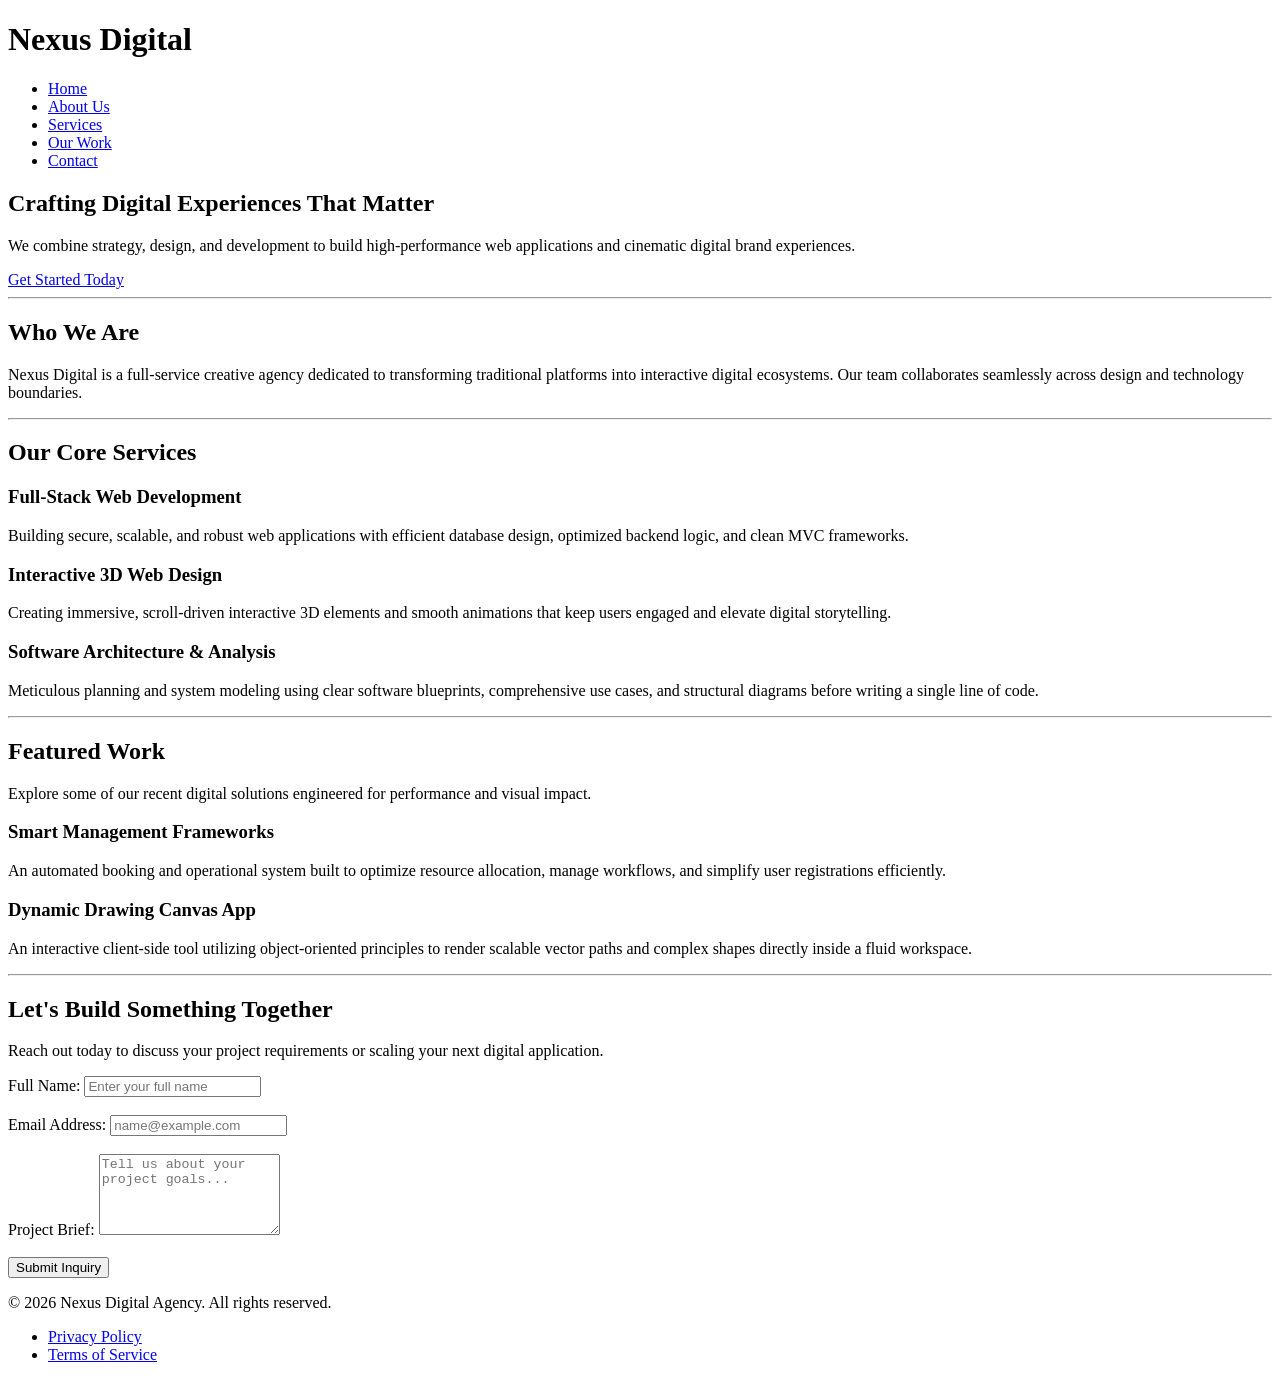
<file: 01-Semantic-HTML-Landing-Page/index.html>
<!DOCTYPE html>
<html lang="en">
<head>
    <meta charset="UTF-8">
    <meta name="viewport" content="width=device-width, initial-scale=1.0">
    <title>Nexus Digital | Creative Agency</title>
</head>
<body>

<header>
    <div class="logo">
        <h1>Nexus Digital</h1>
    </div>
    <nav aria-label="Main Navigation">
        <ul>
            <li><a href="#home">Home</a></li>
            <li><a href="#about">About Us</a></li>
            <li><a href="#services">Services</a></li>
            <li><a href="#portfolio">Our Work</a></li>
            <li><a href="#contact">Contact</a></li>
        </ul>
    </nav>
</header>

<main>

    <section id="home">
        <h2>Crafting Digital Experiences That Matter</h2>
        <p>We combine strategy, design, and development to build high-performance web applications and cinematic digital brand experiences.</p>
        <a href="#contact">Get Started Today</a>
    </section>

    <hr>

    <section id="about">
        <h2>Who We Are</h2>
        <p>Nexus Digital is a full-service creative agency dedicated to transforming traditional platforms into interactive digital ecosystems. Our team collaborates seamlessly across design and technology boundaries.</p>
    </section>

    <hr>

    <section id="services">
        <h2>Our Core Services</h2>

        <article>
            <h3>Full-Stack Web Development</h3>
            <p>Building secure, scalable, and robust web applications with efficient database design, optimized backend logic, and clean MVC frameworks.</p>
        </article>

        <article>
            <h3>Interactive 3D Web Design</h3>
            <p>Creating immersive, scroll-driven interactive 3D elements and smooth animations that keep users engaged and elevate digital storytelling.</p>
        </article>

        <article>
            <h3>Software Architecture & Analysis</h3>
            <p>Meticulous planning and system modeling using clear software blueprints, comprehensive use cases, and structural diagrams before writing a single line of code.</p>
        </article>
    </section>

    <hr>

    <section id="portfolio">
        <h2>Featured Work</h2>
        <p>Explore some of our recent digital solutions engineered for performance and visual impact.</p>

        <article>
            <h3>Smart Management Frameworks</h3>
            <p>An automated booking and operational system built to optimize resource allocation, manage workflows, and simplify user registrations efficiently.</p>
        </article>

        <article>
            <h3>Dynamic Drawing Canvas App</h3>
            <p>An interactive client-side tool utilizing object-oriented principles to render scalable vector paths and complex shapes directly inside a fluid workspace.</p>
        </article>
    </section>

    <hr>

    <section id="contact">
        <h2>Let's Build Something Together</h2>
        <p>Reach out today to discuss your project requirements or scaling your next digital application.</p>

        <form action="#" method="POST">
            <div>
                <label for="name">Full Name:</label>
                <input type="text" id="name" name="name" required placeholder="Enter your full name">
            </div>
            <br>
            <div>
                <label for="email">Email Address:</label>
                <input type="email" id="email" name="email" required placeholder="name@example.com">
            </div>
            <br>
            <div>
                <label for="message">Project Brief:</label>
                <textarea id="message" name="message" rows="5" required placeholder="Tell us about your project goals..."></textarea>
            </div>
            <br>
            <button type="submit">Submit Inquiry</button>
        </form>
    </section>

</main>

<footer>
    <p>&copy; 2026 Nexus Digital Agency. All rights reserved.</p>
    <nav aria-label="Footer Navigation">
        <ul>
            <li><a href="#privacy">Privacy Policy</a></li>
            <li><a href="#terms">Terms of Service</a></li>
        </ul>
    </nav>
</footer>

</body>
</html>
</file>
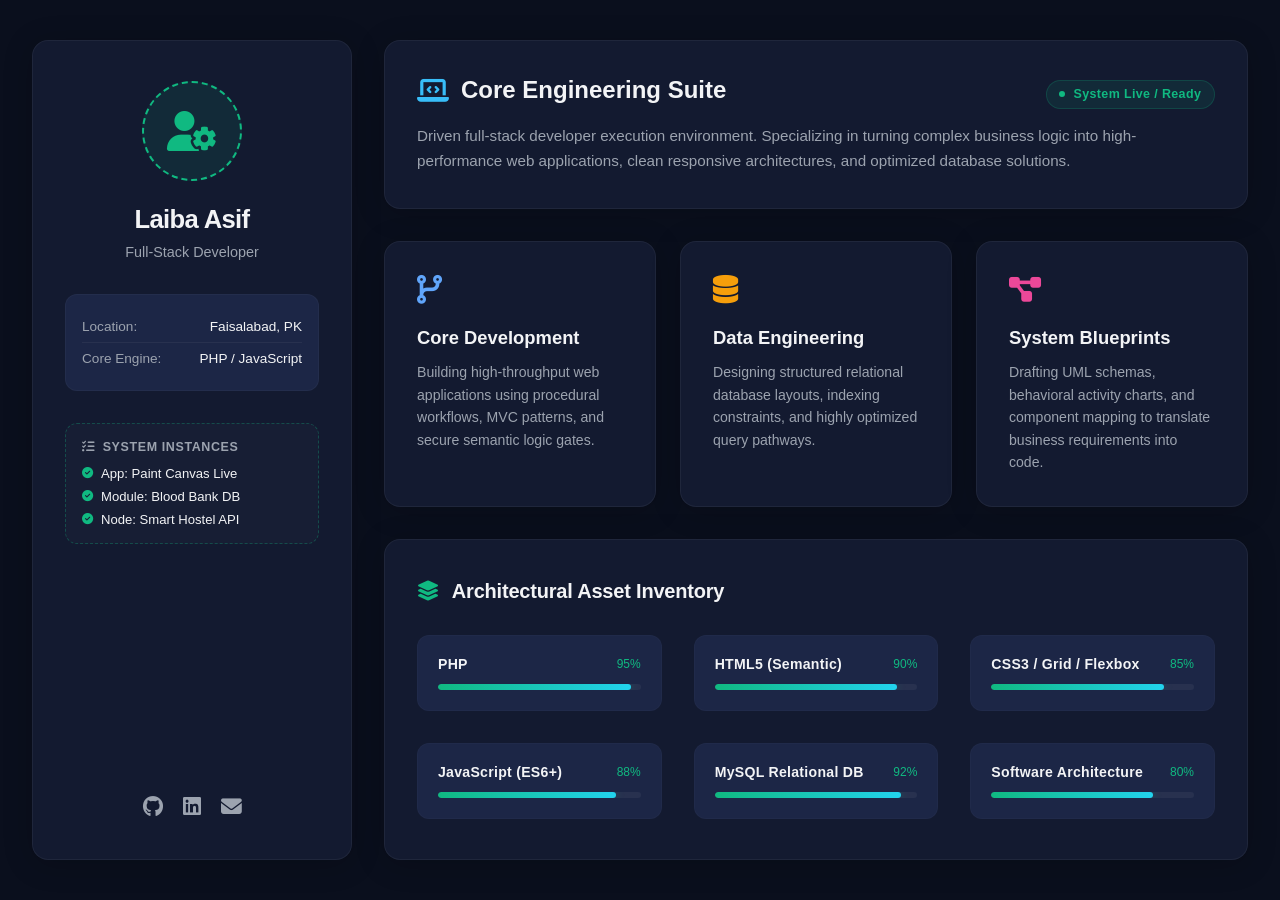
<file: 02-Responsive-CSS-Grid&Flexbox-Profile/index.html>
<!DOCTYPE html>
<html lang="en">
<head>
    <meta charset="UTF-8">
    <meta name="viewport" content="width=device-width, initial-scale=1.0">
    <title>Responsive CSS Grid & Flexbox Profile</title>
    <link rel="stylesheet" href="style.css">
    <!-- FontAwesome for Premium Icons -->
    <link rel="stylesheet" href="https://cdnjs.cloudflare.com/ajax/libs/font-awesome/6.4.0/css/all.min.css">
</head>
<body>

<!-- Main Workspace Grid Container -->
<div class="workspace-grid">

    <!-- Sidebar Node (Flexbox layout) -->
    <!-- Sidebar Node (Flexbox layout) -->
    <aside class="profile-card-node">
        <div class="avatar-wrapper">
            <i class="fa-solid fa-user-gear terminal-avatar"></i>
        </div>
        <h1 class="operator-title">Laiba Asif</h1>
        <p class="operator-subtitle">Full-Stack Developer</p>

        <div class="meta-specs-box">
            <div class="spec-row">
                <span class="spec-label">Location:</span>
                <span class="spec-value">Faisalabad, PK</span>
            </div>
            <div class="spec-row">
                <span class="spec-label">Core Engine:</span>
                <span class="spec-value">PHP / JavaScript</span>
            </div>
        </div>

        <!-- 🌟 NEW: Active System Logs to fill empty space seamlessly -->
        <div class="system-logs-panel">
            <div class="log-header"><i class="fa-solid fa-list-check"></i> System Instances</div>
            <div class="log-item"><i class="fa-solid fa-circle-check text-emerald"></i> App: Paint Canvas Live</div>
            <div class="log-item"><i class="fa-solid fa-circle-check text-emerald"></i> Module: Blood Bank DB</div>
            <div class="log-item"><i class="fa-solid fa-circle-check text-emerald"></i> Node: Smart Hostel API</div>
        </div>

        <div class="social-mesh">
            <a href="#" class="mesh-link"><i class="fa-brands fa-github"></i></a>
            <a href="#" class="mesh-link"><i class="fa-brands fa-linkedin"></i></a>
            <a href="#" class="mesh-link"><i class="fa-solid fa-envelope"></i></a>
        </div>
    </aside>

    <!-- Main Dashboard Viewport -->
    <main class="viewport-content">

        <!-- Section 1: Dashboard Header -->
        <!-- Section 1: Dynamic Executive Summary -->
        <header class="view-header">
            <div class="header-title-bar">
                <h2><i class="fa-solid fa-laptop-code header-icon"></i> Core Engineering Suite</h2>
                <span class="status-badge"><span class="pulse-dot"></span> System Live / Ready</span>
            </div>
            <p>Driven full-stack developer execution environment. Specializing in turning complex business logic into high-performance web applications, clean responsive architectures, and optimized database solutions.</p>
        </header>

        <!-- Section 2: Core Metrics (CSS Grid) -->
        <section class="metrics-mesh">
            <div class="metric-card">
                <div class="card-icon-bar"><i class="fa-solid fa-code-branch branch-icon"></i></div>
                <h3>Core Development</h3>
                <p>Building high-throughput web applications using procedural workflows, MVC patterns, and secure semantic logic gates.</p>
            </div>
            <div class="metric-card">
                <div class="card-icon-bar"><i class="fa-solid fa-database database-icon"></i></div>
                <h3>Data Engineering</h3>
                <p>Designing structured relational database layouts, indexing constraints, and highly optimized query pathways.</p>
            </div>
            <div class="metric-card">
                <div class="card-icon-bar"><i class="fa-solid fa-diagram-project blueprint-icon"></i></div>
                <h3>System Blueprints</h3>
                <p>Drafting UML schemas, behavioral activity charts, and component mapping to translate business requirements into code.</p>
            </div>
        </section>

        <!-- Section 3: Technical Inventory (Flexbox Tags) -->
        <section class="inventory-node">
            <h3><i class="fa-solid fa-layer-group"></i> Architectural Asset Inventory</h3>

            <div class="token-cloud">

                <div class="inventory-stack">
                    <div class="tech-label-bar">
                        <span class="tech-name">PHP </span>
                        <span class="percent-label">95%</span>
                    </div>
                    <div class="proficiency-node">
                        <div class="proficiency-meter meter-php-laravel"></div>
                    </div>
                </div>

                <div class="inventory-stack">
                    <div class="tech-label-bar">
                        <span class="tech-name">HTML5 (Semantic)</span>
                        <span class="percent-label">90%</span>
                    </div>
                    <div class="proficiency-node">
                        <div class="proficiency-meter meter-html5"></div>
                    </div>
                </div>

                <div class="inventory-stack">
                    <div class="tech-label-bar">
                        <span class="tech-name">CSS3 / Grid / Flexbox</span>
                        <span class="percent-label">85%</span>
                    </div>
                    <div class="proficiency-node">
                        <div class="proficiency-meter meter-css-grid"></div>
                    </div>
                </div>

                <div class="inventory-stack">
                    <div class="tech-label-bar">
                        <span class="tech-name">JavaScript (ES6+)</span>
                        <span class="percent-label">88%</span>
                    </div>
                    <div class="proficiency-node">
                        <div class="proficiency-meter meter-js-es6"></div>
                    </div>
                </div>

                <div class="inventory-stack">
                    <div class="tech-label-bar">
                        <span class="tech-name">MySQL Relational DB</span>
                        <span class="percent-label">92%</span>
                    </div>
                    <div class="proficiency-node">
                        <div class="proficiency-meter meter-mysql"></div>
                    </div>
                </div>

                <div class="inventory-stack">
                    <div class="tech-label-bar">
                        <span class="tech-name">Software Architecture</span>
                        <span class="percent-label">80%</span>
                    </div>
                    <div class="proficiency-node">
                        <div class="proficiency-meter meter-software-arch"></div>
                    </div>
                </div>

            </div>
        </section>
    </main>
</div>

</body>
</html>
</file>
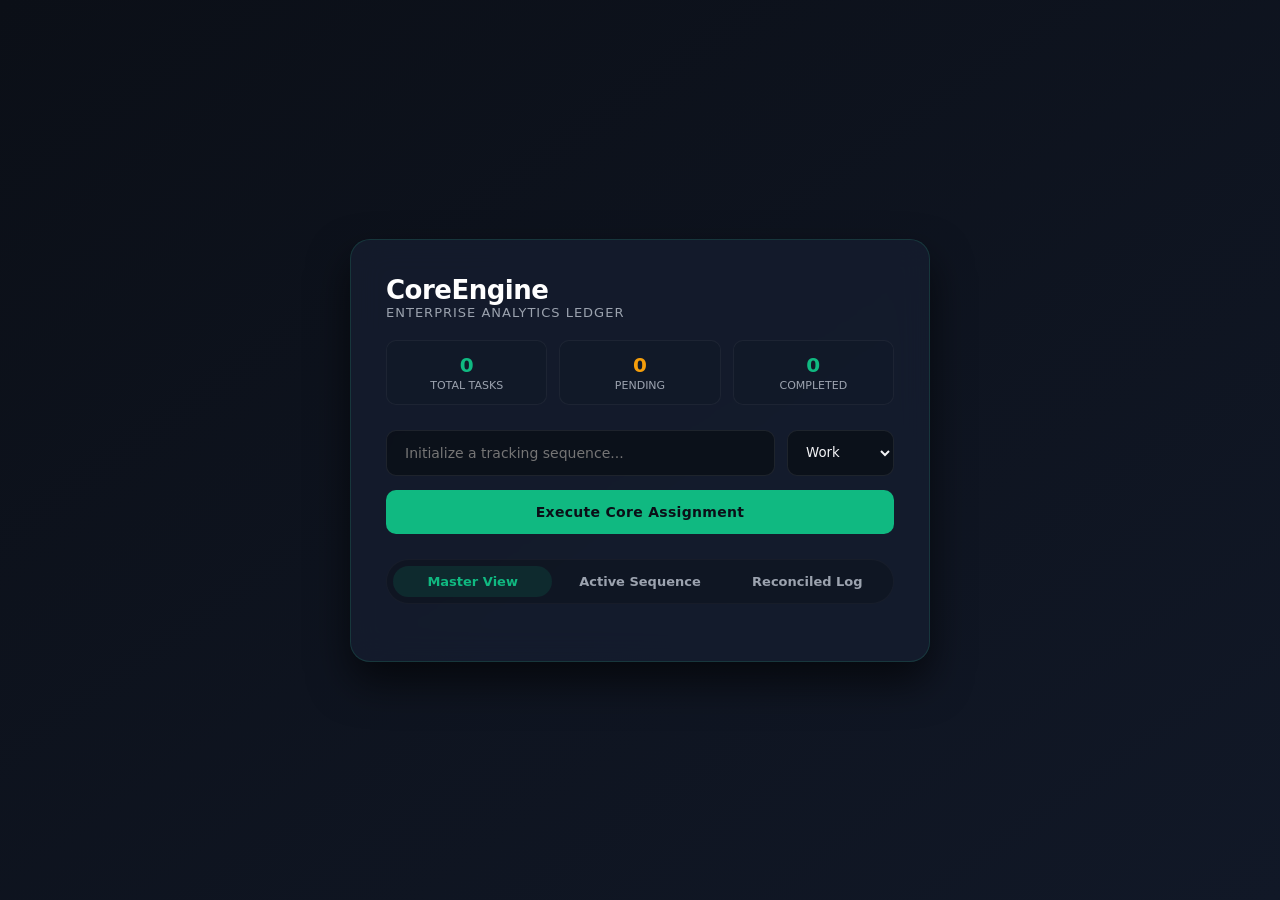
<file: 03-JavaScript-Dynamic-To-Do-Application/index.html>
<!DOCTYPE html>
<html lang="en">
<head>
    <meta charset="UTF-8">
    <meta name="viewport" content="width=device-width, initial-scale=1.0">
    <title>CoreEngine | Enterprise Task Ledger</title>
    <style>
        :root {
            --surface-gradient: linear-gradient(145deg, #0b0f17 0%, #111827 100%);
            --matrix-card: rgba(22, 30, 49, 0.75);
            --stroke-line: rgba(52, 211, 153, 0.15);
            --font-prime: #f3f4f6;
            --font-muted: #9ca3af;
            --mint-emerald: #10b981;
            --gold-amber: #f59e0b;
            --crimson-edge: #f43f5e;
            --system-indigo: #6366f1;
        }

        * {
            margin: 0;
            padding: 0;
            box-sizing: border-box;
            font-family: 'Inter', system-ui, -apple-system, sans-serif;
        }

        body {
            background: var(--surface-gradient);
            color: var(--font-prime);
            min-height: 100vh;
            display: flex;
            justify-content: center;
            align-items: center;
            padding: 24px;
        }

        /* Unique Architecture Layout Container */
        .nexus-viewport {
            background: var(--matrix-card);
            backdrop-filter: blur(16px);
            -webkit-backdrop-filter: blur(16px);
            border: 1px solid var(--stroke-line);
            border-radius: 20px;
            width: 100%;
            max-width: 580px;
            padding: 35px;
            box-shadow: 0 20px 40px rgba(0, 0, 0, 0.6);
        }

        .nexus-header h1 {
            font-size: 26px;
            font-weight: 700;
            letter-spacing: -0.5px;
            color: #ffffff;
        }

        .nexus-header p {
            color: var(--font-muted);
            font-size: 13px;
            margin-bottom: 20px;
            text-transform: uppercase;
            letter-spacing: 1px;
        }

        /* Custom Real-time Analytics Dashboard Module */
        .analytics-sub-grid {
            display: grid;
            grid-template-columns: repeat(3, 1fr);
            gap: 12px;
            margin-bottom: 25px;
        }

        .metric-tile {
            background: rgba(17, 24, 39, 0.5);
            border: 1px solid rgba(255, 255, 255, 0.05);
            padding: 12px;
            border-radius: 10px;
            text-align: center;
        }

        .metric-tile .num {
            font-size: 20px;
            font-weight: 700;
            color: var(--mint-emerald);
        }

        .metric-tile .label {
            font-size: 11px;
            color: var(--font-muted);
            text-transform: uppercase;
            margin-top: 2px;
        }

        /* Transaction Input Segment */
        .entry-system {
            display: flex;
            flex-direction: column;
            gap: 14px;
            margin-bottom: 25px;
        }

        .composite-row {
            display: flex;
            gap: 12px;
        }

        .terminal-field {
            flex: 1;
            background: rgba(11, 15, 23, 0.8);
            border: 1px solid rgba(255, 255, 255, 0.08);
            border-radius: 10px;
            padding: 14px 18px;
            color: var(--font-prime);
            font-size: 14px;
            outline: none;
            transition: all 0.2s ease;
        }

        .terminal-field:focus {
            border-color: var(--mint-emerald);
            box-shadow: 0 0 10px rgba(16, 185, 129, 0.1);
        }

        .selector-node {
            background: rgba(11, 15, 23, 0.8);
            border: 1px solid rgba(255, 255, 255, 0.08);
            border-radius: 10px;
            padding: 0 14px;
            color: var(--font-prime);
            outline: none;
            cursor: pointer;
        }

        .action-dispatch {
            background: var(--mint-emerald);
            color: #0b0f17;
            border: none;
            border-radius: 10px;
            padding: 14px;
            font-weight: 700;
            font-size: 14px;
            cursor: pointer;
            letter-spacing: 0.3px;
            transition: all 0.2s ease;
        }

        .action-dispatch:hover {
            background: #059669;
            transform: translateY(-1px);
        }

        /* Customized Navigation Filter Segment */
        .filter-manifest {
            display: flex;
            gap: 8px;
            margin-bottom: 22px;
            background: rgba(11, 15, 23, 0.4);
            padding: 6px;
            border-radius: 30px;
            border: 1px solid rgba(255, 255, 255, 0.03);
        }

        .filter-trigger {
            flex: 1;
            background: transparent;
            border: none;
            color: var(--font-muted);
            padding: 8px;
            border-radius: 25px;
            cursor: pointer;
            font-size: 13px;
            font-weight: 600;
            transition: all 0.2s;
        }

        .filter-trigger.selected-state {
            background: rgba(16, 185, 129, 0.12);
            color: var(--mint-emerald);
            font-weight: 700;
        }

        /* Core Ledger Data Presentation Grid */
        .ledger-stream {
            list-style: none;
            display: flex;
            flex-direction: column;
            gap: 12px;
            max-height: 320px;
            overflow-y: auto;
            padding-right: 4px;
        }

        .ledger-stream::-webkit-scrollbar {
            width: 4px;
        }
        .ledger-stream::-webkit-scrollbar-thumb {
            background: rgba(255, 255, 255, 0.1);
            border-radius: 10px;
        }

        .nexus-row {
            background: rgba(11, 15, 23, 0.4);
            border: 1px solid rgba(255, 255, 255, 0.04);
            border-radius: 12px;
            padding: 16px;
            display: flex;
            align-items: center;
            justify-content: space-between;
            gap: 16px;
            transition: all 0.25s ease;
        }

        .nexus-row.reconciled {
            opacity: 0.45;
            background: rgba(11, 15, 23, 0.2);
        }

        .nexus-row.reconciled .data-label {
            text-decoration: line-through;
            color: var(--font-muted);
        }

        .nexus-left-pack {
            display: flex;
            align-items: center;
            gap: 14px;
            flex: 1;
        }

        .node-checkbox {
            width: 20px;
            height: 20px;
            border-radius: 6px;
            border: 2px solid rgba(255, 255, 255, 0.2);
            cursor: pointer;
            display: flex;
            align-items: center;
            justify-content: center;
            transition: all 0.2s;
        }

        .nexus-row.reconciled .node-checkbox {
            background: var(--mint-emerald);
            border-color: var(--mint-emerald);
        }

        .node-checkbox::after {
            content: '✓';
            color: #0b0f17;
            font-size: 13px;
            font-weight: 900;
            display: none;
        }

        .nexus-row.reconciled .node-checkbox::after {
            display: block;
        }

        .data-meta-stack {
            display: flex;
            flex-direction: column;
            gap: 6px;
        }

        .data-label {
            font-size: 15px;
            letter-spacing: 0.2px;
            word-break: break-all;
        }

        /* Professional Accent Tags */
        .tag-token {
            font-size: 10px;
            padding: 3px 10px;
            border-radius: 6px;
            font-weight: 700;
            text-transform: uppercase;
            letter-spacing: 0.5px;
            width: max-content;
        }

        .tag-token.work { background: rgba(99, 102, 241, 0.15); color: #818cf8; }
        .tag-token.personal { background: rgba(245, 158, 11, 0.15); color: #fbbf24; }
        .tag-token.urgent { background: rgba(244, 63, 94, 0.15); color: #fb7185; }

        .kill-trigger {
            background: transparent;
            border: none;
            color: var(--font-muted);
            font-size: 20px;
            cursor: pointer;
            transition: color 0.2s;
        }

        .kill-trigger:hover {
            color: var(--crimson-edge);
        }
    </style>
</head>
<body>

<div class="nexus-viewport">
    <header class="nexus-header">
        <h1>CoreEngine</h1>
        <p>Enterprise Analytics Ledger</p>
    </header>

    <!-- Dynamic Real-time Counter Module -->
    <section class="analytics-sub-grid">
        <div class="metric-tile">
            <div class="num" id="total-count">0</div>
            <div class="label">Total Tasks</div>
        </div>
        <div class="metric-tile">
            <div class="num" id="pending-count" style="color: var(--gold-amber);">0</div>
            <div class="label">Pending</div>
        </div>
        <div class="metric-tile">
            <div class="num" id="done-count" style="color: var(--mint-emerald);">0</div>
            <div class="label">Completed</div>
        </div>
    </section>

    <!-- Dynamic Registry Inputs -->
    <section class="entry-system">
        <div class="composite-row">
            <input type="text" id="ledger-input" class="terminal-field" placeholder="Initialize a tracking sequence..." autocomplete="off">
            <select id="ledger-tag" class="selector-node">
                <option value="work">Work</option>
                <option value="personal">Personal</option>
                <option value="urgent">Urgent</option>
            </select>
        </div>
        <button class="action-dispatch" id="commit-btn">Execute Core Assignment</button>
    </section>

    <!-- Structural Navigation Switches -->
    <nav class="filter-manifest" aria-label="Database Navigation">
        <button class="filter-trigger selected-state" data-view="all">Master View</button>
        <button class="filter-trigger" data-view="active">Active Sequence</button>
        <button class="filter-trigger" data-view="done">Reconciled Log</button>
    </nav>

    <!-- Render Target Pipeline -->
    <ul class="ledger-stream" id="ledger-container"></ul>
</div>

<!-- Protected Core Operational Script Architecture -->
<script>
    document.addEventListener('DOMContentLoaded', () => {
        // Memory State Node Layer
        let records = JSON.parse(localStorage.getItem('core_engine_records')) || [];
        let activeScope = 'all';

        // Cache Interface Elements
        const ledgerInput = document.getElementById('ledger-input');
        const ledgerTag = document.getElementById('ledger-tag');
        const commitBtn = document.getElementById('commit-btn');
        const ledgerContainer = document.getElementById('ledger-container');
        const viewSwitches = document.querySelectorAll('.filter-trigger');

        // Analytics Selectors
        const totalCountEl = document.getElementById('total-count');
        const pendingCountEl = document.getElementById('pending-count');
        const doneCountEl = document.getElementById('done-count');

        // Hard Sync Local Memory Bank
        const syncDataStore = () => {
            localStorage.setItem('core_engine_records', JSON.stringify(records));
            updateMetrics();
        };

        // Real-time Dashboard Update Engine
        const updateMetrics = () => {
            const total = records.length;
            const completed = records.filter(r => r.reconciled).length;
            const pending = total - completed;

            totalCountEl.textContent = total;
            pendingCountEl.textContent = pending;
            doneCountEl.textContent = completed;
        };

        // Secure Encryption Layer Against Code Injection Attacks (XSS Protection)
        const sanitizeInput = (rawString) => {
            const buffer = document.createElement('div');
            buffer.innerText = rawString;
            return buffer.innerHTML;
        };

        // Render Output Stream
        const processPipeline = () => {
            ledgerContainer.innerHTML = '';

            const isolatedStream = records.filter(record => {
                if (activeScope === 'active') return !record.reconciled;
                if (activeScope === 'done') return record.reconciled;
                return true;
            });

            isolatedStream.forEach(record => {
                const nodeRow = document.createElement('li');
                nodeRow.className = `nexus-row ${record.reconciled ? 'reconciled' : ''}`;
                nodeRow.dataset.uid = record.uid; // Store UID in dataset for event delegation

                nodeRow.innerHTML = `
                        <div class="nexus-left-pack">
                            <div class="node-checkbox" role="checkbox" aria-checked="${record.reconciled}"></div>
                            <div class="data-meta-stack">
                                <span class="data-label">${sanitizeInput(record.payload)}</span>
                                <span class="tag-token ${record.metaClass}">${record.metaClass}</span>
                            </div>
                        </div>
                        <button class="kill-trigger" aria-label="Terminate row">&times;</button>
                    `;
                ledgerContainer.appendChild(nodeRow);
            });
        };

        // Command Action: Dispatch Row
        const registerSequence = () => {
            const textValue = ledgerInput.value.trim();
            const contextualTag = ledgerTag.value;

            if (textValue === '') return;

            const operationalBlock = {
                uid: 'uid-' + Date.now() + '-' + Math.random().toString(36).substr(2, 4),
                payload: textValue,
                metaClass: contextualTag,
                reconciled: false
            };

            records.push(operationalBlock);
            syncDataStore();
            processPipeline();

            ledgerInput.value = '';
        };

        // Event Delegation Pattern (Eliminates the Global Scope Reference Error)
        ledgerContainer.addEventListener('click', (e) => {
            const targetRow = e.target.closest('.nexus-row');
            if (!targetRow) return;
            const uid = targetRow.dataset.uid;

            // Scenario 1: Toggle State Click
            if (e.target.classList.contains('node-checkbox') || e.target.closest('.node-checkbox')) {
                records = records.map(record => {
                    if (record.uid === uid) {
                        return { ...record, reconciled: !record.reconciled };
                    }
                    return record;
                });
                syncDataStore();
                processPipeline();
            }

            // Scenario 2: Purge Click
            if (e.target.classList.contains('kill-trigger')) {
                records = records.filter(record => record.uid !== uid);
                syncDataStore();
                processPipeline();
            }
        });

        // Hardware Listeners Configuration
        commitBtn.addEventListener('click', registerSequence);
        ledgerInput.addEventListener('keypress', (event) => {
            if (event.key === 'Enter') registerSequence();
        });

        // Navigation State Changes Logic
        viewSwitches.forEach(control => {
            control.addEventListener('click', (event) => {
                viewSwitches.forEach(btn => btn.classList.remove('selected-state'));
                event.target.classList.add('selected-state');
                activeScope = event.target.getAttribute('data-view');
                processPipeline();
            });
        });

        // Kickstart Execution Flow
        updateMetrics();
        processPipeline();
    });
</script>
</body>
</html>
</file>
<file: 02-Responsive-CSS-Grid&Flexbox-Profile/style.css>
/* Custom CSS Variables for Corporate Aesthetic */
:root {
    --bg-base: #0a0f1d;
    --bg-surface: #131a30;
    --bg-card: #1c2646;
    --accent-emerald: #10b981;
    --accent-indigo: #6366f1;
    --text-primary: #f3f4f6;
    --text-secondary: #9ca3af;
    --border-node: #2a3765;
    --font-stack: -apple-system, BlinkMacSystemFont, "Segoe UI", Roboto, sans-serif;
}

/* Base Resets */
* {
    margin: 0;
    padding: 0;
    box-sizing: border-box;
}

body {
    background-color: var(--bg-base);
    color: var(--text-primary);
    font-family: var(--font-stack);
    padding: 2rem;
    min-height: 100vh;
    display: flex;
    align-items: center;
    justify-content: center;
}

/* Master Layout Grid (Flawless Scaling setup) */
.workspace-grid {
    display: grid;
    grid-template-columns: 320px 1fr;
    gap: 2rem;
    width: 100%;
    max-width: 1400px;
}

/* Sidebar Node Style (Flexbox Container) */
.profile-card-node {
    background-color: var(--bg-surface);
    border: 1px solid var(--border-node);
    border-radius: 16px;
    padding: 2.5rem 2rem;
    display: flex;
    flex-direction: column;
    align-items: center;
    text-align: center;
}

.avatar-wrapper {
    background: rgba(16, 185, 129, 0.1);
    border: 2px dashed var(--accent-emerald);
    width: 100px;
    height: 100px;
    border-radius: 50%;
    display: flex;
    align-items: center;
    justify-content: center;
    margin-bottom: 1.5rem;
}

.terminal-avatar {
    font-size: 2.5rem;
    color: var(--accent-emerald);
}

.operator-title {
    font-size: 1.6rem;
    font-weight: 700;
    margin-bottom: 0.5rem;
    letter-spacing: -0.025em;
}

.operator-subtitle {
    color: var(--text-secondary);
    font-size: 0.9rem;
    line-height: 1.4;
    margin-bottom: 2rem;
}

.meta-specs-box {
    width: 100%;
    background: var(--bg-card);
    border-radius: 12px;
    padding: 1rem;
    margin-bottom: 2rem;
    border: 1px solid rgba(255, 255, 255, 0.03);
}

.spec-row {
    display: flex;
    justify-content: space-between;
    font-size: 0.85rem;
    padding: 0.5rem 0;
}

.spec-row:not(:last-child) {
    border-bottom: 1px solid rgba(255, 255, 255, 0.05);
}

.spec-label { color: var(--text-secondary); }
.spec-value { color: var(--text-primary); font-weight: 500; }

.social-mesh {
    display: flex;
    gap: 1.25rem;
    margin-top: auto;
}

.mesh-link {
    color: var(--text-secondary);
    font-size: 1.3rem;
    transition: color 0.2s ease;
}

.mesh-link:hover {
    color: var(--accent-emerald);
}

/* Viewport Main Panel Layout */
.viewport-content {
    display: flex;
    flex-direction: column;
    gap: 2rem;
}

.view-header {
    background-color: var(--bg-surface);
    border: 1px solid var(--border-node);
    border-radius: 16px;
    padding: 2rem;
}

.view-header h2 {
    font-size: 1.5rem;
    margin-bottom: 0.5rem;
    display: flex;
    align-items: center;
    gap: 0.75rem;
}

.header-icon { color: var(--accent-indigo); }
.view-header p { color: var(--text-secondary); font-size: 0.95rem; line-height: 1.6; }

/* Operational Metrics Grid Mesh */
.metrics-mesh {
    display: grid;
    grid-template-columns: repeat(3, 1fr);
    gap: 1.5rem;
}

.metric-card {
    background-color: var(--bg-surface);
    border: 1px solid var(--border-node);
    border-radius: 16px;
    padding: 2rem;
    transition: transform 0.2s ease, border-color 0.2s ease;
    display: flex;
    flex-direction: column;
    height: 100%;
}

.metric-card:hover {
    transform: translateY(-5px);
    border-color: var(--accent-indigo);
    box-shadow: 0 10px 25px rgba(99, 102, 241, 0.15);
}

.card-icon-bar {
    font-size: 1.8rem;
    margin-bottom: 1.25rem;
}

.branch-icon { color: #60a5fa; }
.database-icon { color: #f59e0b; }
.blueprint-icon { color: #ec4899; }

.metric-card h3 { font-size: 1.15rem; margin-bottom: 0.75rem; }
.metric-card p { color: var(--text-secondary); font-size: 0.88rem; line-height: 1.6; }

/* Inventory Node (Flexbox System) */
/* ==============================================================
   PREMIUM INVENTORY NODE SYSTEM (Replica for Winning Edge)
   ============================================================== */

.inventory-node {
    background-color: var(--bg-surface);
    border: 1px solid var(--border-node);
    border-radius: 16px;
    padding: 2.5rem 2rem; /* Enhanced Padding */
}

.inventory-node h3 {
    font-size: 1.25rem;
    color: var(--text-primary);
    margin-bottom: 2rem;
    display: flex;
    align-items: center;
    gap: 0.75rem;
    letter-spacing: -0.01em;
}

.inventory-node h3 i {
    color: var(--accent-emerald); /* Matched to profile accent */
}

/* Master Grid for Technical Assets (Fully Responsive) */
.token-cloud {
    display: grid;
    grid-template-columns: repeat(3, 1fr); /* 3 visual stacks per row */
    gap: 2rem;
}

/* Base style for single asset stack */
.inventory-stack {
    display: flex;
    flex-direction: column;
    gap: 0.75rem;
    padding: 1.25rem;
    background: var(--bg-card); /* Secondary card background */
    border: 1px solid rgba(255, 255, 255, 0.02);
    border-radius: 12px;
    transition: all 0.3s ease;
}

/* Unique Hover Effect to Stand Out */
.inventory-stack:hover {
    border-color: var(--accent-emerald);
    transform: translateY(-2px);
    box-shadow: 0 5px 15px rgba(16, 185, 129, 0.08);
}

.tech-label-bar {
    display: flex;
    justify-content: space-between;
    align-items: center;
}

.tech-name {
    font-size: 0.88rem;
    font-weight: 600;
    color: var(--text-primary);
    letter-spacing: 0.02em;
}

.percent-label {
    font-size: 0.75rem;
    color: var(--accent-emerald);
    font-weight: 500;
}

/* Proficiency Bar Main Structure */
.proficiency-node {
    width: 100%;
    height: 6px;
    background-color: rgba(255, 255, 255, 0.05); /* Hidden bar color */
    border-radius: 4px;
    overflow: hidden; /* Clips the inner meter */
    position: relative;
}

/* Proficiency Meter (The animated colored part) */
.proficiency-meter {
    height: 100%;
    background: linear-gradient(90deg, var(--accent-emerald), #22d3ee); /* Emerald to Aqua Gradient */
    border-radius: 4px;
    position: absolute;
    left: 0;
    top: 0;
    transition: width 1s ease-in-out; /* Smooth load animation */
    box-shadow: 0 0 10px rgba(16, 185, 129, 0.3); /* Subtle glow */
}

/* Set explicit proficiency values (Update these percentages based on your skill level) */
.meter-php-laravel { width: 95%; }
.meter-html5 { width: 90%; }
.meter-css-grid { width: 85%; }
.meter-js-es6 { width: 88%; }
.meter-mysql { width: 92%; }
.meter-software-arch { width: 80%; }

/* ==============================================================
   RESPONSIVE OVERRIDES FOR INVENTORY
   ============================================================== */

@media (max-width: 1024px) {
    .token-cloud {
        grid-template-columns: repeat(2, 1fr); /* 2 stacks on medium screens */
    }
}

@media (max-width: 640px) {
    .token-cloud {
        grid-template-columns: 1fr; /* Single column for mobile */
        gap: 1.25rem;
    }
    .inventory-node {
        padding: 1.5rem;
    }
}

/* ==========================================================================
   Responsive Control Breakpoints (Ensuring Flawless Scaling up to 4K)
   ========================================================================== */

/* Medium Devices (Tablets, Small Laptops) */
@media (max-width: 1024px) {
    .workspace-grid {
        grid-template-columns: 1fr; /* Switch main structure to single column stack */
    }
    .metrics-mesh {
        grid-template-columns: repeat(2, 1fr); /* Step down mesh to 2 columns */
    }
}

/* Small Devices (Mobile Phones) */
@media (max-width: 640px) {
    body {
        padding: 1rem;
    }
    .workspace-grid {
        gap: 1rem;
    }
    .metrics-mesh {
        grid-template-columns: 1fr; /* Single column card block layout */
    }
    .profile-card-node, .view-header, .metric-card, .inventory-node {
        padding: 1.5rem 1rem; /* Compact layout grids */
    }
}

/* ==============================================================
   NEW EXECUTIVE HEADER STYLE
   ============================================================== */
.header-title-bar {
    display: flex;
    justify-content: space-between;
    align-items: center;
    margin-bottom: 0.75rem;
    flex-wrap: wrap;
    gap: 1rem;
}

.header-icon {
    color: var(--accent-emerald) !important;
}

/* Premium Live Status Badge */
.status-badge {
    background: rgba(16, 185, 129, 0.1);
    border: 1px solid rgba(16, 185, 129, 0.2);
    color: var(--accent-emerald);
    padding: 0.4rem 0.8rem;
    border-radius: 20px;
    font-size: 0.78rem;
    font-weight: 600;
    display: flex;
    align-items: center;
    gap: 0.5rem;
    letter-spacing: 0.03em;
}

/* Pulsing Green Dot Animation */
.pulse-dot {
    width: 6px;
    height: 6px;
    background-color: var(--accent-emerald);
    border-radius: 50%;
    box-shadow: 0 0 0 0 rgba(16, 185, 129, 0.7);
    animation: dot-pulse 1.6s infinite;
}

@keyframes dot-pulse {
    0% {
        transform: scale(0.95);
        box-shadow: 0 0 0 0 rgba(16, 185, 129, 0.7);
    }
    70% {
        transform: scale(1);
        box-shadow: 0 0 0 6px rgba(16, 185, 129, 0);
    }
    100% {
        transform: scale(0.95);
        box-shadow: 0 0 0 0 rgba(16, 185, 129, 0);
    }
}
/* ==============================================================
   SIDEBAR HOLLOW FILLER & ALIGNMENT FIX
   ============================================================== */

/* Forces sidebar to stretch to match the grid height completely */
.profile-card-node {
    height: 100%;
    display: flex;
    flex-direction: column;
    justify-content: flex-start; /* Aligns content from top cleanly */
}

/* System Instance Logs Box */
.system-logs-panel {
    width: 100%;
    background: rgba(255, 255, 255, 0.01);
    border: 1px dashed var(--border-node);
    border-radius: 12px;
    padding: 1rem;
    text-align: left;
    margin-bottom: 2rem; /* Pushes social bar smoothly down */
}

.log-header {
    font-size: 0.78rem;
    font-weight: 700;
    color: var(--text-secondary);
    text-transform: uppercase;
    letter-spacing: 0.05em;
    margin-bottom: 0.75rem;
    display: flex;
    align-items: center;
    gap: 0.5rem;
}

.log-item {
    font-size: 0.82rem;
    color: var(--text-primary);
    display: flex;
    align-items: center;
    gap: 0.5rem;
    margin-top: 0.5rem;
}

.text-emerald {
    color: var(--accent-emerald);
    font-size: 0.7rem;
}

/* Engineering Terminal Height Optimization */
.view-header {
    padding: 2.2rem 2rem; /* Slightly taller padding to perfectly map grid row alignment */
}
/* ==============================================================
   ULTRA-PREMIUM DASHBOARD REFINEMENTS
   ============================================================== */

/* Icon color refinement */
.header-icon {
    color: #38bdf8 !important; /* Premium Cyber Sky Blue icon color */
    font-size: 1.6rem;
}

/* Glassmorphism subtle layout glow for the containers */
.profile-card-node, .view-header, .metric-card, .inventory-node {
    background-color: var(--bg-surface);
    border: 1px solid rgba(255, 255, 255, 0.05) !important;
    box-shadow: 0 4px 30px rgba(0, 0, 0, 0.2);
    backdrop-filter: blur(5px);
    transition: all 0.3s cubic-bezier(0.4, 0, 0.2, 1);
}

/* Hover effects for main action metrics blocks to impress the mentor */
.metric-card:hover {
    transform: translateY(-5px);
    border-color: rgba(99, 102, 241, 0.4) !important;
    box-shadow: 0 10px 30px rgba(99, 102, 241, 0.12);
}

/* Smooth custom borders for the instances container */
.system-logs-panel {
    background: rgba(255, 255, 255, 0.02) !important;
    border: 1px dashed rgba(16, 185, 129, 0.3) !important;
}
</file>
